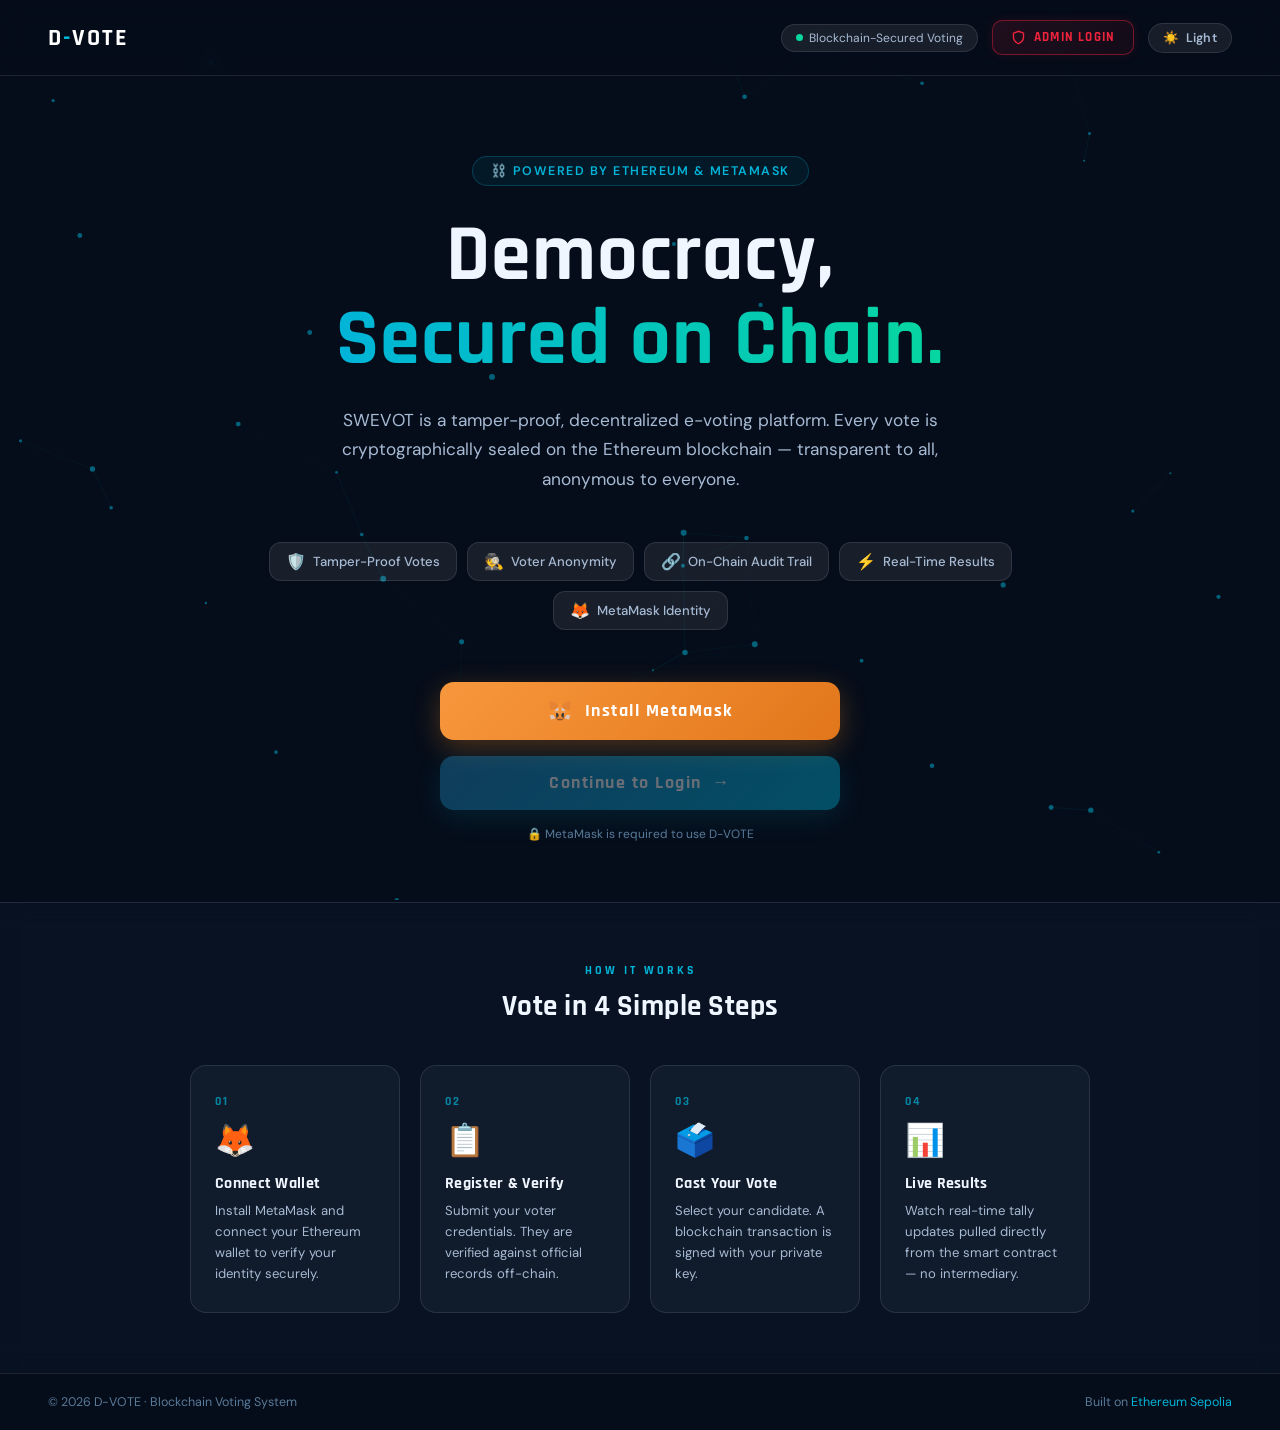
<file: index.html>
<!DOCTYPE html>
<html lang="en">
<head>
  <meta charset="UTF-8" />
  <meta name="viewport" content="width=device-width, initial-scale=1.0" />
  <title>D-VOTE — Secure Web-based E-Voting on the Blockchain</title>
  <meta name="description" content="D-VOTE is a decentralized, tamper-proof e-voting platform powered by blockchain and MetaMask. Cast your vote with full transparency and anonymity." />
  <link rel="preconnect" href="https://fonts.googleapis.com" />
  <link rel="preconnect" href="https://fonts.gstatic.com" crossorigin />
  <link href="https://fonts.googleapis.com/css2?family=Rajdhani:wght@500;600;700&family=DM+Sans:wght@400;500;600&family=JetBrains+Mono:wght@400;500&display=swap" rel="stylesheet" />
  <script src="js/theme.js"></script>
  <style>
    :root,
    [data-theme="dark"] {
      --primary: #00b4d8;
      --primary-dark: #0077b6;
      --accent: #06d6a0;
      --accent2: #118ab2;
      --bg-deep: #050d1a;
      --bg-dark: #0a1628;
      --surface: rgba(255,255,255,0.04);
      --surface2: rgba(255,255,255,0.08);
      --border: rgba(255,255,255,0.1);
      --text: #f0f6ff;
      --text2: #a8bbd4;
      --text3: #5a7a99;
      --glow: rgba(0,180,216,0.25);
    }

    [data-theme="light"] {
      --primary: #0077b6;
      --primary-dark: #005f8a;
      --accent: #05a87d;
      --accent2: #0e6d90;
      --bg-deep: #edf3f8;
      --bg-dark: #dde9f2;
      --surface: rgba(255,255,255,0.92);
      --surface2: rgba(255,255,255,0.6);
      --border: rgba(0,0,0,0.10);
      --text: #0d1b2a;
      --text2: #3a4f63;
      --text3: #6b839a;
      --glow: rgba(0,119,182,0.12);
    }

    /* Canvas bg adapts too */
    [data-theme="light"] #bg-canvas { opacity: 0.2; }
    [data-theme="light"] body { background: var(--bg-deep); }
    [data-theme="light"] .steps-section {
      background: rgba(255,255,255,0.75);
      backdrop-filter: blur(10px);
      border-top-color: rgba(0,0,0,0.08);
    }
    [data-theme="light"] .step-card {
      background: #ffffff;
      border-color: rgba(0,0,0,0.08);
      box-shadow: 0 2px 12px rgba(0,0,0,0.07);
    }
    [data-theme="light"] .step-card:hover { border-color: rgba(0,119,182,0.35); }
    [data-theme="light"] footer { border-color: rgba(0,0,0,0.10); color: #4a6070; background: rgba(255,255,255,0.6); }
    [data-theme="light"] .hero-eyebrow { color: var(--primary); background: rgba(0,119,182,0.08); border-color: rgba(0,119,182,0.22); }
    [data-theme="light"] .feature-pill { background: rgba(255,255,255,0.85); border-color: rgba(0,0,0,0.10); color: #3a4f63; box-shadow: 0 1px 4px rgba(0,0,0,0.07); }
    [data-theme="light"] .nav-badge { background: rgba(255,255,255,0.18); border-color: rgba(255,255,255,0.25); color: #c8d8e8; }
    [data-theme="light"] header { background: rgba(10,22,40,0.88); }
    [data-theme="light"] .section-heading { color: #0d1b2a; }
    [data-theme="light"] .step-title { color: #0d1b2a; }
    [data-theme="light"] .step-desc { color: #3a4f63; }
    [data-theme="light"] #toast { background: #ffffff; color: #0d1b2a; }
    [data-theme="light"] #toast .toast-body { color: #4a6070; }

    /* Theme toggle on index */
    .idx-theme-toggle {
      display: flex;
      align-items: center;
      gap: 6px;
      padding: 6px 14px;
      border: 1px solid var(--border);
      border-radius: 20px;
      background: var(--surface2);
      color: var(--text2);
      font-size: 0.78rem;
      font-weight: 600;
      font-family: 'DM Sans', sans-serif;
      cursor: pointer;
      transition: background 0.2s, border-color 0.2s;
      letter-spacing: 0.3px;
    }
    .idx-theme-toggle:hover { background: var(--surface); border-color: var(--primary); color: var(--primary); }

    /* Admin button on landing page */
    .btn-admin-landing {
      display: inline-flex;
      align-items: center;
      gap: 8px;
      padding: 8px 18px;
      background: linear-gradient(135deg, rgba(239,35,60,0.12), rgba(193,18,31,0.08));
      border: 1.5px solid rgba(239,35,60,0.45);
      border-radius: 10px;
      color: #ef233c;
      font-family: 'Rajdhani', sans-serif;
      font-size: 0.82rem;
      font-weight: 700;
      letter-spacing: 1.2px;
      text-decoration: none;
      cursor: pointer;
      transition: background 0.2s, border-color 0.2s, box-shadow 0.2s, transform 0.15s;
      box-shadow: 0 0 12px rgba(239,35,60,0.12);
      white-space: nowrap;
    }
    .btn-admin-landing:hover {
      background: linear-gradient(135deg, rgba(239,35,60,0.22), rgba(193,18,31,0.16));
      border-color: rgba(239,35,60,0.75);
      box-shadow: 0 4px 20px rgba(239,35,60,0.28);
      transform: translateY(-1px);
      color: #ff4560;
    }

    /* Logo clickable */
    .logo-link { text-decoration: none; cursor: pointer; }
    .logo-link:hover .logo { opacity: 0.85; }

    * { box-sizing: border-box; margin: 0; padding: 0; }

    html, body {
      min-height: 100vh;
      font-family: 'DM Sans', sans-serif;
      background: var(--bg-deep);
      color: var(--text);
      overflow-x: hidden;
    }

    /* ── BACKGROUND CANVAS ── */
    #bg-canvas {
      position: fixed;
      inset: 0;
      z-index: 0;
      pointer-events: none;
    }

    /* ── MAIN LAYOUT ── */
    .landing {
      position: relative;
      z-index: 1;
      min-height: 100vh;
      display: flex;
      flex-direction: column;
    }

    /* ── NAVBAR ── */
    header {
      display: flex;
      align-items: center;
      justify-content: space-between;
      padding: 20px 48px;
      border-bottom: 1px solid var(--border);
      backdrop-filter: blur(12px);
      background: rgba(5,13,26,0.6);
      position: sticky;
      top: 0;
      z-index: 100;
    }

    .logo {
      font-family: 'Rajdhani', sans-serif;
      font-size: 1.5rem;
      font-weight: 700;
      letter-spacing: 2px;
      color: #fff;
    }
    .logo span { color: var(--primary); }

    .nav-badge {
      display: flex;
      align-items: center;
      gap: 6px;
      font-size: 0.75rem;
      color: var(--text2);
      background: var(--surface2);
      border: 1px solid var(--border);
      border-radius: 20px;
      padding: 5px 14px;
    }
    .nav-badge .dot {
      width: 7px; height: 7px;
      border-radius: 50%;
      background: var(--accent);
      animation: pulse 2s ease-in-out infinite;
    }

    /* ── HERO SECTION ── */
    .hero {
      flex: 1;
      display: flex;
      flex-direction: column;
      align-items: center;
      justify-content: center;
      text-align: center;
      padding: 80px 24px 60px;
      max-width: 900px;
      margin: 0 auto;
      width: 100%;
    }

    .hero-eyebrow {
      display: inline-flex;
      align-items: center;
      gap: 8px;
      background: rgba(0,180,216,0.08);
      border: 1px solid rgba(0,180,216,0.25);
      border-radius: 24px;
      padding: 6px 18px;
      font-size: 0.78rem;
      font-weight: 600;
      color: var(--primary);
      letter-spacing: 1.5px;
      text-transform: uppercase;
      margin-bottom: 28px;
      animation: fadeUp 0.6s ease both;
    }

    .hero-title {
      font-family: 'Rajdhani', sans-serif;
      font-size: clamp(2.8rem, 7vw, 5rem);
      font-weight: 700;
      line-height: 1.05;
      letter-spacing: 1px;
      margin-bottom: 24px;
      animation: fadeUp 0.7s ease 0.1s both;
    }
    .hero-title .highlight {
      background: linear-gradient(90deg, var(--primary), var(--accent));
      -webkit-background-clip: text;
      -webkit-text-fill-color: transparent;
      background-clip: text;
    }

    .hero-sub {
      font-size: 1.08rem;
      color: var(--text2);
      max-width: 600px;
      line-height: 1.7;
      margin-bottom: 48px;
      animation: fadeUp 0.7s ease 0.2s both;
    }

    /* ── FEATURE PILLS ── */
    .feature-row {
      display: flex;
      flex-wrap: wrap;
      gap: 10px;
      justify-content: center;
      margin-bottom: 52px;
      animation: fadeUp 0.7s ease 0.3s both;
    }
    .feature-pill {
      display: flex;
      align-items: center;
      gap: 7px;
      background: var(--surface2);
      border: 1px solid var(--border);
      border-radius: 12px;
      padding: 8px 16px;
      font-size: 0.82rem;
      color: var(--text2);
      font-weight: 500;
    }
    .feature-pill .icon { font-size: 1rem; }

    /* ── CTA BUTTONS ── */
    .cta-group {
      display: flex;
      flex-direction: column;
      align-items: center;
      gap: 16px;
      animation: fadeUp 0.7s ease 0.4s both;
      width: 100%;
      max-width: 400px;
    }

    .btn-metamask {
      width: 100%;
      display: flex;
      align-items: center;
      justify-content: center;
      gap: 12px;
      padding: 16px 32px;
      background: linear-gradient(135deg, #f6851b, #e2761b);
      color: #fff;
      border: none;
      border-radius: 14px;
      font-family: 'Rajdhani', sans-serif;
      font-size: 1.1rem;
      font-weight: 700;
      letter-spacing: 1.5px;
      cursor: pointer;
      transition: transform 0.2s, box-shadow 0.2s, opacity 0.2s;
      box-shadow: 0 8px 28px rgba(246,133,27,0.3);
      position: relative;
      overflow: hidden;
    }
    .btn-metamask::after {
      content: '';
      position: absolute;
      inset: 0;
      background: linear-gradient(135deg, rgba(255,255,255,0.15), transparent);
    }
    .btn-metamask:hover { transform: translateY(-2px); box-shadow: 0 12px 36px rgba(246,133,27,0.45); }
    .btn-metamask:active { transform: translateY(0); }
    .btn-metamask.installed {
      background: linear-gradient(135deg, rgba(6,214,160,0.2), rgba(6,214,160,0.1));
      border: 1px solid rgba(6,214,160,0.4);
      color: var(--accent);
      box-shadow: 0 4px 16px rgba(6,214,160,0.15);
      cursor: default;
    }
    .btn-metamask.installed:hover { transform: none; }

    .metamask-logo {
      width: 26px;
      height: 26px;
      flex-shrink: 0;
    }

    .btn-continue {
      width: 100%;
      display: flex;
      align-items: center;
      justify-content: center;
      gap: 10px;
      padding: 16px 32px;
      background: linear-gradient(135deg, var(--primary-dark), var(--primary));
      color: #fff;
      border: none;
      border-radius: 14px;
      font-family: 'Rajdhani', sans-serif;
      font-size: 1.1rem;
      font-weight: 700;
      letter-spacing: 1.5px;
      cursor: pointer;
      transition: transform 0.2s, box-shadow 0.2s, opacity 0.2s;
      box-shadow: 0 8px 28px rgba(0,180,216,0.3);
      text-decoration: none;
      position: relative;
      overflow: hidden;
    }
    .btn-continue::after {
      content: '';
      position: absolute;
      inset: 0;
      background: linear-gradient(135deg, rgba(255,255,255,0.12), transparent);
    }
    .btn-continue:hover { transform: translateY(-2px); box-shadow: 0 12px 36px rgba(0,180,216,0.45); }
    .btn-continue:active { transform: translateY(0); }
    .btn-continue.locked {
      opacity: 0.4;
      pointer-events: none;
    }

    .lock-hint {
      font-size: 0.75rem;
      color: var(--text3);
      text-align: center;
      display: flex;
      align-items: center;
      gap: 5px;
      transition: opacity 0.3s;
    }
    .lock-hint.hidden { opacity: 0; }

    /* ── HOW IT WORKS ── */
    .steps-section {
      border-top: 1px solid var(--border);
      padding: 60px 48px;
      background: rgba(10,22,40,0.6);
      backdrop-filter: blur(12px);
    }

    .steps-inner {
      max-width: 900px;
      margin: 0 auto;
    }

    .section-label {
      font-family: 'Rajdhani', sans-serif;
      font-size: 0.75rem;
      font-weight: 700;
      letter-spacing: 3px;
      color: var(--primary);
      text-transform: uppercase;
      text-align: center;
      margin-bottom: 10px;
    }
    .section-heading {
      font-family: 'Rajdhani', sans-serif;
      font-size: 1.8rem;
      font-weight: 700;
      text-align: center;
      color: var(--text);
      margin-bottom: 40px;
      letter-spacing: 0.5px;
    }

    .steps-grid {
      display: grid;
      grid-template-columns: repeat(auto-fit, minmax(200px, 1fr));
      gap: 20px;
    }

    .step-card {
      background: var(--surface);
      border: 1px solid var(--border);
      border-radius: 16px;
      padding: 28px 24px;
      position: relative;
      transition: border-color 0.25s, transform 0.25s;
    }
    .step-card:hover {
      border-color: rgba(0,180,216,0.4);
      transform: translateY(-3px);
    }
    .step-num {
      font-family: 'Rajdhani', sans-serif;
      font-size: 0.75rem;
      font-weight: 700;
      color: var(--primary);
      letter-spacing: 2px;
      margin-bottom: 10px;
      opacity: 0.7;
    }
    .step-icon {
      font-size: 2rem;
      margin-bottom: 12px;
    }
    .step-title {
      font-family: 'Rajdhani', sans-serif;
      font-size: 1rem;
      font-weight: 700;
      color: var(--text);
      margin-bottom: 6px;
      letter-spacing: 0.3px;
    }
    .step-desc {
      font-size: 0.82rem;
      color: var(--text2);
      line-height: 1.6;
    }

    /* ── FOOTER ── */
    footer {
      border-top: 1px solid var(--border);
      padding: 20px 48px;
      display: flex;
      align-items: center;
      justify-content: space-between;
      font-size: 0.78rem;
      color: var(--text3);
    }
    footer a { color: var(--primary); text-decoration: none; }

    /* ── TOAST ── */
    #toast {
      position: fixed;
      bottom: 28px;
      right: 28px;
      background: var(--bg-dark);
      border: 1px solid var(--accent);
      border-radius: 12px;
      padding: 14px 20px;
      color: #fff;
      font-size: 0.85rem;
      box-shadow: 0 8px 32px rgba(0,0,0,0.5);
      z-index: 999;
      opacity: 0;
      transform: translateY(12px);
      transition: opacity 0.3s, transform 0.3s;
      pointer-events: none;
      max-width: 300px;
    }
    #toast.show { opacity: 1; transform: translateY(0); }
    #toast .toast-title { font-weight: 700; color: var(--accent); margin-bottom: 2px; }
    #toast .toast-body { font-size: 0.78rem; color: rgba(255,255,255,0.6); }

    /* ── ANIMATIONS ── */
    @keyframes fadeUp {
      from { opacity: 0; transform: translateY(24px); }
      to   { opacity: 1; transform: translateY(0); }
    }
    @keyframes pulse {
      0%, 100% { opacity: 1; transform: scale(1); }
      50%       { opacity: 0.5; transform: scale(0.85); }
    }

    /* ── RESPONSIVE ── */
    @media (max-width: 600px) {
      header { padding: 16px 20px; }
      .hero { padding: 60px 20px 40px; }
      .steps-section { padding: 40px 20px; }
      footer { flex-direction: column; gap: 8px; text-align: center; }
    }
  </style>
</head>
<body>

<canvas id="bg-canvas"></canvas>

<div class="landing">

  <!-- NAV -->
  <header>
    <a href="index.html" class="logo-link">
      <div class="logo">D<span>-</span>VOTE</div>
    </a>
    <div style="display:flex;align-items:center;gap:14px">
      <div class="nav-badge">
        <span class="dot"></span>
        Blockchain-Secured Voting
      </div>
      <a href="pages/admin.html" class="btn-admin-landing" id="btn-admin-landing">
        <svg width="15" height="15" viewBox="0 0 24 24" fill="none" stroke="currentColor" stroke-width="2.2">
          <path d="M12 22s8-4 8-10V5l-8-3-8 3v7c0 6 8 10 8 10z"/>
        </svg>
        ADMIN LOGIN
      </a>
      <button class="idx-theme-toggle theme-toggle" onclick="toggleTheme()" title="Switch theme" aria-label="Switch theme">
        <span class="theme-toggle-icon">☀️</span>
        <span class="theme-toggle-label">Light</span>
      </button>
    </div>
  </header>

  <!-- HERO -->
  <section class="hero">

    <div class="hero-eyebrow">
      ⛓️ Powered by Ethereum &amp; MetaMask
    </div>

    <h1 class="hero-title">
      Democracy,<br/>
      <span class="highlight">Secured on Chain.</span>
    </h1>

    <p class="hero-sub">
      SWEVOT is a tamper-proof, decentralized e-voting platform. Every vote is 
      cryptographically sealed on the Ethereum blockchain — transparent to all, 
      anonymous to everyone.
    </p>

    <div class="feature-row">
      <div class="feature-pill"><span class="icon">🛡️</span> Tamper-Proof Votes</div>
      <div class="feature-pill"><span class="icon">🕵️</span> Voter Anonymity</div>
      <div class="feature-pill"><span class="icon">🔗</span> On-Chain Audit Trail</div>
      <div class="feature-pill"><span class="icon">⚡</span> Real-Time Results</div>
      <div class="feature-pill"><span class="icon">🦊</span> MetaMask Identity</div>
    </div>

    <div class="cta-group">
      <!-- MetaMask button -->
      <button class="btn-metamask" id="btn-metamask" onclick="handleMetaMask()">
        <!-- Inline MetaMask fox SVG -->
        <svg class="metamask-logo" viewBox="0 0 318.6 318.6" xmlns="http://www.w3.org/2000/svg">
          <polygon fill="#E2761B" stroke="#E2761B" stroke-linecap="round" stroke-linejoin="round" points="274.1,35.5 174.6,109.4 193,65.8"/>
          <polygon fill="#E4761B" stroke="#E4761B" stroke-linecap="round" stroke-linejoin="round" points="44.4,35.5 143.1,110.1 125.6,65.8"/>
          <polygon fill="#D7C1B3" stroke="#D7C1B3" stroke-linecap="round" stroke-linejoin="round" points="238.3,206.8 211.8,247.4 268.5,263 284.8,207.7"/>
          <polygon fill="#D7C1B3" stroke="#D7C1B3" stroke-linecap="round" stroke-linejoin="round" points="33.9,207.7 50.1,263 106.8,247.4 80.3,206.8"/>
          <polygon fill="#D7C1B3" stroke="#D7C1B3" stroke-linecap="round" stroke-linejoin="round" points="103.6,138.2 87.8,162.1 144.1,164.6 142.1,104.1"/>
          <polygon fill="#D7C1B3" stroke="#D7C1B3" stroke-linecap="round" stroke-linejoin="round" points="214.9,138.2 175.9,103.4 174.6,164.6 230.8,162.1"/>
          <polygon fill="#233447" stroke="#233447" stroke-linecap="round" stroke-linejoin="round" points="106.8,247.4 140.6,230.9 111.4,208.1"/>
          <polygon fill="#233447" stroke="#233447" stroke-linecap="round" stroke-linejoin="round" points="177.9,230.9 211.8,247.4 207.1,208.1"/>
          <polygon fill="#CD6116" stroke="#CD6116" stroke-linecap="round" stroke-linejoin="round" points="211.8,247.4 177.9,230.9 180.6,253 180.3,262.3"/>
          <polygon fill="#CD6116" stroke="#CD6116" stroke-linecap="round" stroke-linejoin="round" points="106.8,247.4 138.3,262.3 138.1,253 140.6,230.9"/>
          <polygon fill="#E4751F" stroke="#E4751F" stroke-linecap="round" stroke-linejoin="round" points="138.8,193.5 110.6,185.2 130.5,176.1"/>
          <polygon fill="#E4751F" stroke="#E4751F" stroke-linecap="round" stroke-linejoin="round" points="179.7,193.5 188,176.1 207.9,185.2"/>
          <polygon fill="#F6851B" stroke="#F6851B" stroke-linecap="round" stroke-linejoin="round" points="106.8,247.4 111.6,206.8 80.3,207.7"/>
          <polygon fill="#F6851B" stroke="#F6851B" stroke-linecap="round" stroke-linejoin="round" points="207,206.8 211.8,247.4 238.3,207.7"/>
          <polygon fill="#F6851B" stroke="#F6851B" stroke-linecap="round" stroke-linejoin="round" points="230.8,162.1 174.6,164.6 179.8,193.5 188.1,176.1 207.9,185.2"/>
          <polygon fill="#F6851B" stroke="#F6851B" stroke-linecap="round" stroke-linejoin="round" points="110.6,185.2 130.5,176.1 138.8,193.5 144.1,164.6 87.8,162.1"/>
          <polygon fill="#C0AD9E" stroke="#C0AD9E" stroke-linecap="round" stroke-linejoin="round" points="87.8,162.1 111.4,208.1 110.6,185.2"/>
          <polygon fill="#C0AD9E" stroke="#C0AD9E" stroke-linecap="round" stroke-linejoin="round" points="207.9,185.2 207.1,208.1 230.8,162.1"/>
          <polygon fill="#C0AD9E" stroke="#C0AD9E" stroke-linecap="round" stroke-linejoin="round" points="144.1,164.6 138.8,193.5 145.4,227.6 146.9,182.7"/>
          <polygon fill="#C0AD9E" stroke="#C0AD9E" stroke-linecap="round" stroke-linejoin="round" points="174.6,164.6 171.9,182.6 173.1,227.6 179.8,193.5"/>
          <polygon fill="#161616" stroke="#161616" stroke-linecap="round" stroke-linejoin="round" points="179.8,193.5 173.1,227.6 177.9,230.9 207.1,208.1 207.9,185.2"/>
          <polygon fill="#161616" stroke="#161616" stroke-linecap="round" stroke-linejoin="round" points="110.6,185.2 111.4,208.1 140.6,230.9 145.4,227.6 138.8,193.5"/>
          <polygon fill="#763D16" stroke="#763D16" stroke-linecap="round" stroke-linejoin="round" points="180.3,262.3 180.6,253 178.1,250.8 140.4,250.8 138.1,253 138.3,262.3 106.8,247.4 117.8,256.4 140.1,271.9 178.4,271.9 200.8,256.4 211.8,247.4"/>
          <polygon fill="#F6851B" stroke="#F6851B" stroke-linecap="round" stroke-linejoin="round" points="177.9,230.9 173.1,227.6 145.4,227.6 140.6,230.9 138.1,253 140.4,250.8 178.1,250.8 180.6,253"/>
          <polygon fill="#E2761B" stroke="#E2761B" stroke-linecap="round" stroke-linejoin="round" points="278.3,114.2 286.8,73.4 274.1,35.5 177.9,106.9 214.9,138.2 267.2,153.5 278.8,140 273.8,136.4 281.8,129.1 275.6,124.3 283.6,118.2"/>
          <polygon fill="#E2761B" stroke="#E2761B" stroke-linecap="round" stroke-linejoin="round" points="31.8,73.4 40.3,114.2 34.9,118.2 43,124.3 36.8,129.1 44.8,136.4 39.8,140 51.3,153.5 103.6,138.2 140.6,106.9 44.4,35.5"/>
          <polygon fill="#F6851B" stroke="#F6851B" stroke-linecap="round" stroke-linejoin="round" points="267.2,153.5 214.9,138.2 230.8,162.1 207.1,208.1 238.3,207.7 284.8,207.7"/>
          <polygon fill="#F6851B" stroke="#F6851B" stroke-linecap="round" stroke-linejoin="round" points="103.6,138.2 51.3,153.5 33.9,207.7 80.3,207.7 111.4,208.1 87.8,162.1"/>
          <polygon fill="#F6851B" stroke="#F6851B" stroke-linecap="round" stroke-linejoin="round" points="174.6,164.6 177.9,106.9 193.1,65.8 125.6,65.8 140.6,106.9 144.1,164.6 145.3,182.8 145.4,227.6 173.1,227.6 173.2,182.8"/>
        </svg>
        <span id="btn-metamask-text">Install MetaMask</span>
      </button>

      <!-- Continue button -->
      <a class="btn-continue locked" id="btn-continue" href="pages/auth.html">
        <span>Continue to Login</span>
        <span>→</span>
      </a>

      <p class="lock-hint" id="lock-hint">
        🔒 MetaMask is required to use D-VOTE
      </p>
    </div>

  </section>

  <!-- HOW IT WORKS -->
  <section class="steps-section">
    <div class="steps-inner">
      <p class="section-label">How it works</p>
      <h2 class="section-heading">Vote in 4 Simple Steps</h2>
      <div class="steps-grid">
        <div class="step-card">
          <div class="step-num">01</div>
          <div class="step-icon">🦊</div>
          <div class="step-title">Connect Wallet</div>
          <div class="step-desc">Install MetaMask and connect your Ethereum wallet to verify your identity securely.</div>
        </div>
        <div class="step-card">
          <div class="step-num">02</div>
          <div class="step-icon">📋</div>
          <div class="step-title">Register &amp; Verify</div>
          <div class="step-desc">Submit your voter credentials. They are verified against official records off-chain.</div>
        </div>
        <div class="step-card">
          <div class="step-num">03</div>
          <div class="step-icon">🗳️</div>
          <div class="step-title">Cast Your Vote</div>
          <div class="step-desc">Select your candidate. A blockchain transaction is signed with your private key.</div>
        </div>
        <div class="step-card">
          <div class="step-num">04</div>
          <div class="step-icon">📊</div>
          <div class="step-title">Live Results</div>
          <div class="step-desc">Watch real-time tally updates pulled directly from the smart contract — no intermediary.</div>
        </div>
      </div>
    </div>
  </section>

  <!-- FOOTER -->
  <footer>
    <span>© 2026 D-VOTE · Blockchain Voting System</span>
    <span>Built on <a href="https://ethereum.org" target="_blank">Ethereum Sepolia</a></span>
  </footer>

</div>

<!-- TOAST -->
<div id="toast">
  <div class="toast-title" id="toast-title"></div>
  <div class="toast-body" id="toast-body"></div>
</div>

<script>
  /* ── Animated Background Canvas ── */
  (function () {
    const canvas = document.getElementById('bg-canvas');
    const ctx = canvas.getContext('2d');
    let W, H, nodes = [];

    function resize() {
      W = canvas.width = window.innerWidth;
      H = canvas.height = window.innerHeight;
    }
    resize();
    window.addEventListener('resize', resize);

    const COUNT = 55;
    for (let i = 0; i < COUNT; i++) {
      nodes.push({
        x: Math.random() * 1500,
        y: Math.random() * 1000,
        vx: (Math.random() - 0.5) * 0.3,
        vy: (Math.random() - 0.5) * 0.3,
        r: Math.random() * 2 + 1
      });
    }

    function draw() {
      ctx.clearRect(0, 0, W, H);
      // draw lines
      for (let i = 0; i < nodes.length; i++) {
        for (let j = i + 1; j < nodes.length; j++) {
          const dx = nodes[i].x - nodes[j].x;
          const dy = nodes[i].y - nodes[j].y;
          const dist = Math.sqrt(dx * dx + dy * dy);
          if (dist < 160) {
            ctx.beginPath();
            ctx.strokeStyle = `rgba(0,180,216,${0.12 * (1 - dist / 160)})`;
            ctx.lineWidth = 0.8;
            ctx.moveTo(nodes[i].x, nodes[i].y);
            ctx.lineTo(nodes[j].x, nodes[j].y);
            ctx.stroke();
          }
        }
      }
      // draw nodes
      nodes.forEach(n => {
        ctx.beginPath();
        ctx.arc(n.x, n.y, n.r, 0, Math.PI * 2);
        ctx.fillStyle = 'rgba(0,180,216,0.5)';
        ctx.fill();
        n.x += n.vx; n.y += n.vy;
        if (n.x < 0 || n.x > W) n.vx *= -1;
        if (n.y < 0 || n.y > H) n.vy *= -1;
      });
      requestAnimationFrame(draw);
    }
    draw();
  })();

  /* ── MetaMask Detection & Logic ── */
  const btnMM   = document.getElementById('btn-metamask');
  const btnMMTx = document.getElementById('btn-metamask-text');
  const btnCont = document.getElementById('btn-continue');
  const lockHint= document.getElementById('lock-hint');

  function isMetaMaskInstalled() {
    return typeof window.ethereum !== 'undefined' && window.ethereum.isMetaMask;
  }

  function unlockContinue() {
    btnCont.classList.remove('locked');
    lockHint.classList.add('hidden');
  }

  function setInstalledState() {
    btnMM.classList.add('installed');
    btnMMTx.textContent = '✓ MetaMask Detected';
    unlockContinue();
  }

  function showToast(title, body, duration = 4000) {
    document.getElementById('toast-title').textContent = title;
    document.getElementById('toast-body').textContent = body;
    const t = document.getElementById('toast');
    t.classList.add('show');
    setTimeout(() => t.classList.remove('show'), duration);
  }

  // On page load, check if MetaMask is already there
  window.addEventListener('load', () => {
    if (isMetaMaskInstalled()) {
      setInstalledState();
    }
  });

  async function handleMetaMask() {
    if (isMetaMaskInstalled()) {
      // Already installed — just unlock continue
      setInstalledState();
      showToast('MetaMask Ready', 'Your wallet is connected. Click Continue to login.');
      return;
    }
    // Not installed — open MetaMask download page
    showToast('Opening MetaMask', 'Redirecting you to the MetaMask download page…');
    const popup = window.open('https://metamask.io/download/', '_blank', 'noopener,noreferrer');

    // Poll for MetaMask installation (every 2s for up to 3 min)
    let attempts = 0;
    const poll = setInterval(() => {
      attempts++;
      if (isMetaMaskInstalled()) {
        clearInterval(poll);
        setInstalledState();
        showToast('🎉 MetaMask Installed!', 'You can now continue to D-VOTE.');
      }
      if (attempts > 90) clearInterval(poll);
    }, 2000);
  }
</script>
</body>
</html>
</file>
